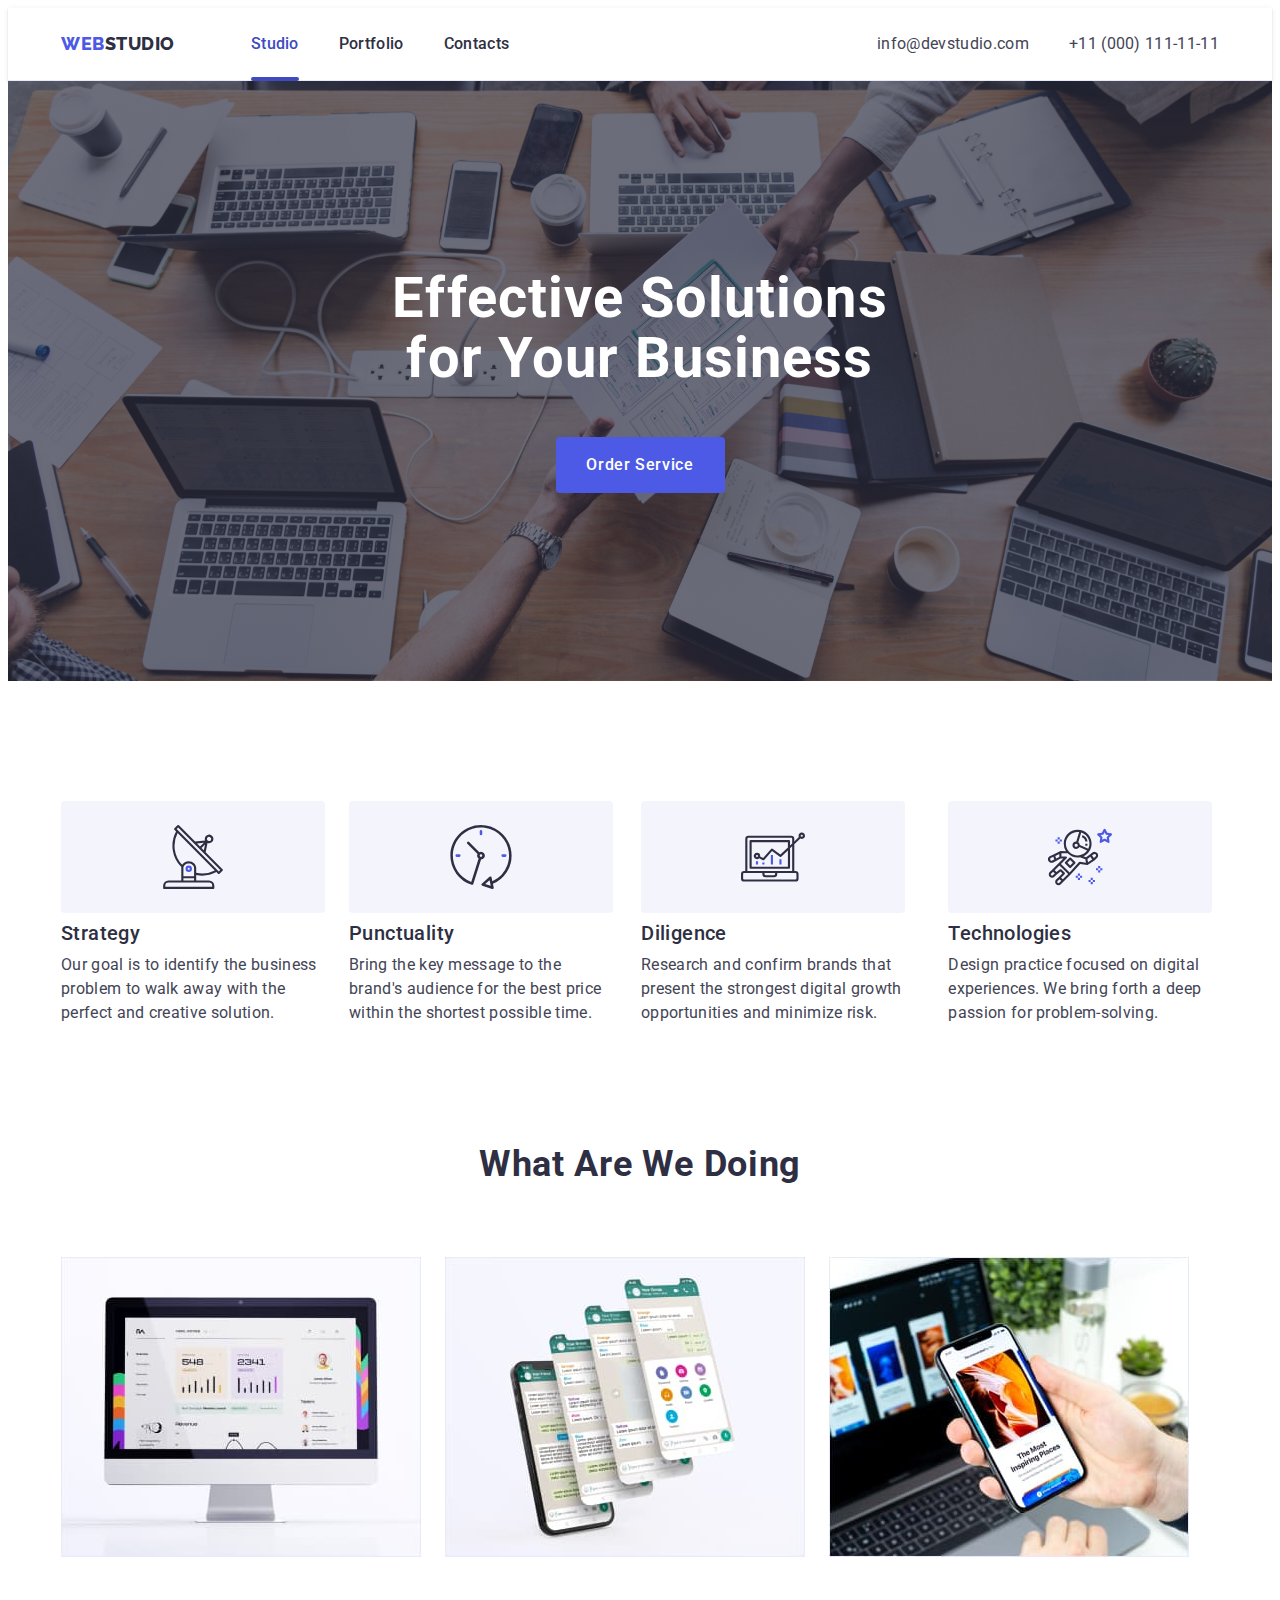
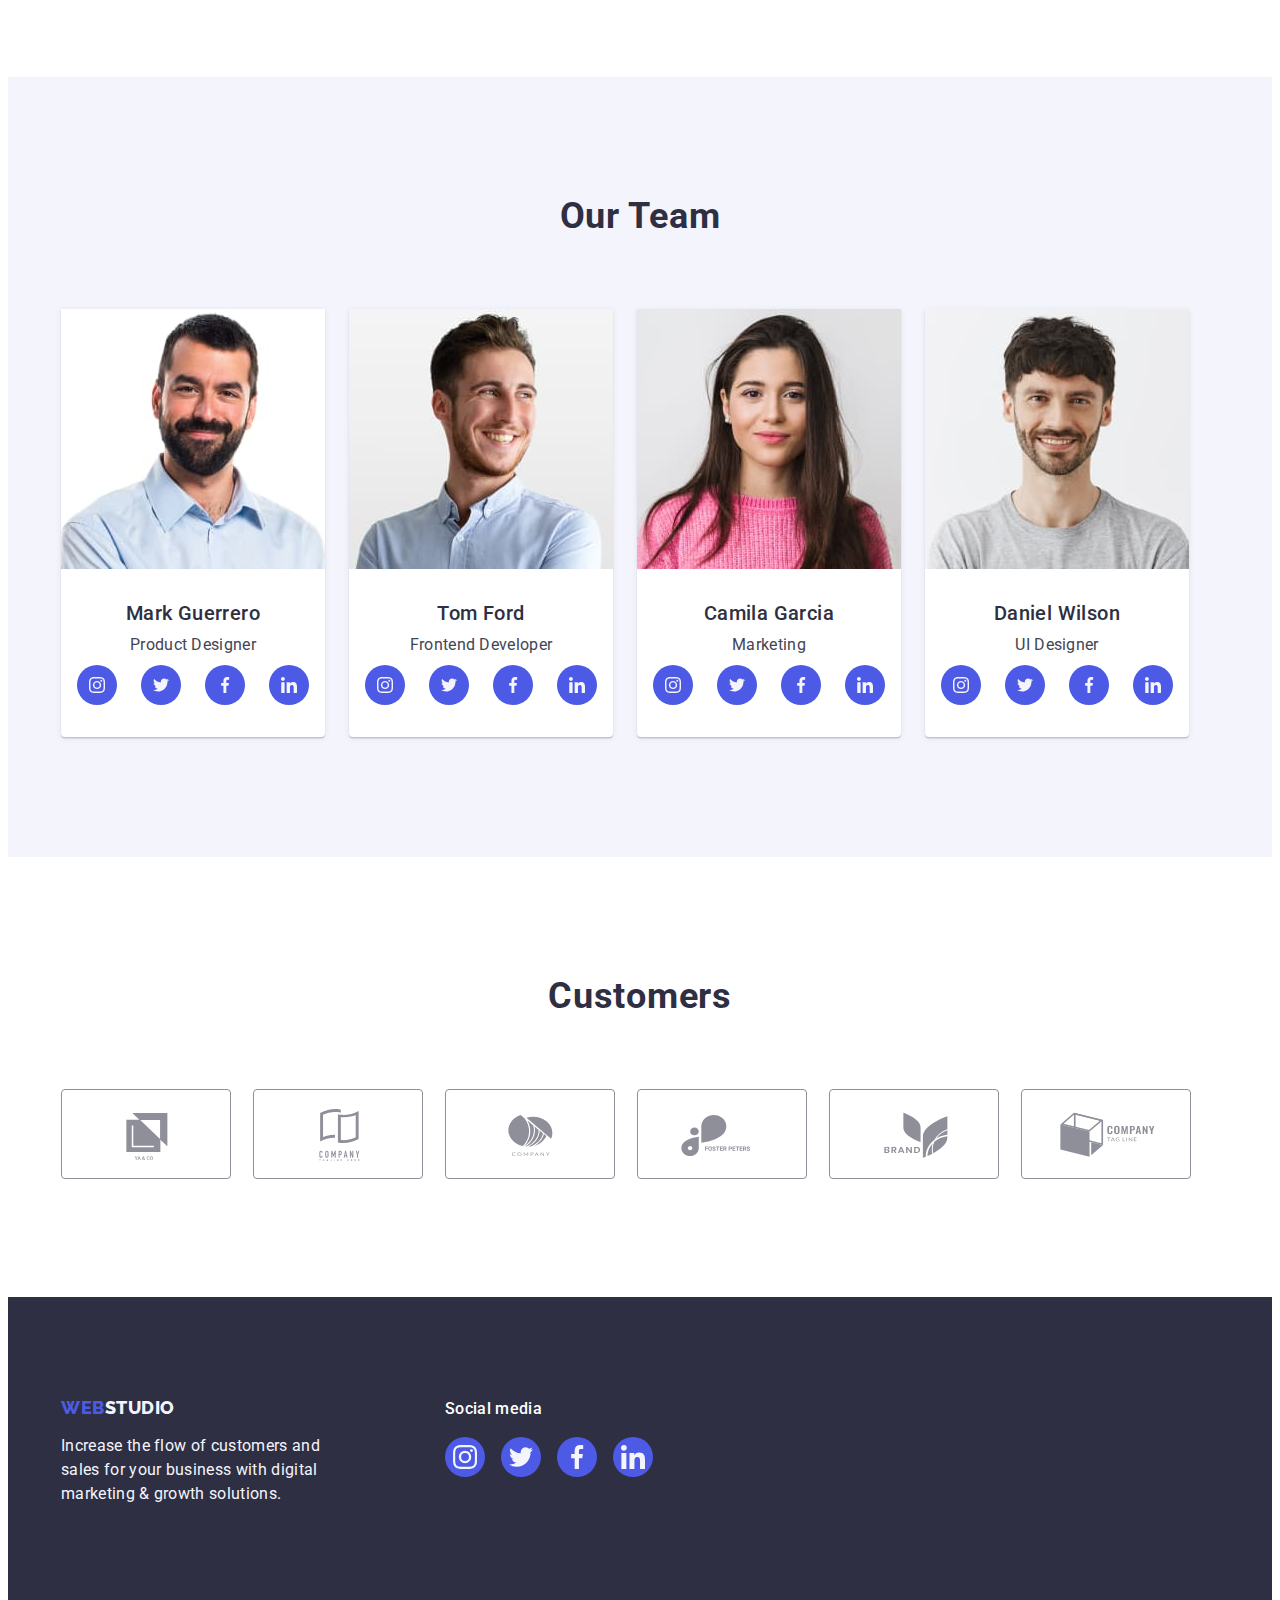
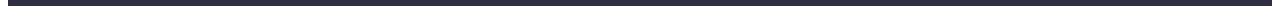
<file: index.html>
<!DOCTYPE html>
<html lang="en">
<head>
    <meta charset="UTF-8">
    <meta http-equiv="X-UA-Compatible" content="IE=edge">
    <meta name="viewport" content="width=device-width, initial-scale=1.0">
    <title>Webstudio</title>
    <link rel="preconnect" href="https://fonts.googleapis.com">
    <link rel="preconnect" href="https://fonts.gstatic.com" crossorigin>
    <link href="https://fonts.googleapis.com/css2?family=Raleway:wght@800&family=Roboto:wght@400;500;700&display=swap"
        rel="stylesheet">
    <link rel="stylesheet" href="https://cdnjs.cloudflare.com/ajax/libs/modern-normalize/2.0.0/modern-normalize.min.css" integrity="sha512-4xo8blKMVCiXpTaLzQSLSw3KFOVPWhm/TRtuPVc4WG6kUgjH6J03IBuG7JZPkcWMxJ5huwaBpOpnwYElP/m6wg==" crossorigin="anonymous" referrerpolicy="no-referrer" />
    <link rel="stylesheet" href="./css/styles.css">
</head>
<body>
    <header class="header">
        <div class="container header-container">
            <nav class="header-navidation">
                <a href="./index.html" class="logo header-logo link">Web<span class="header-logo-span">Studio</span></a>
                <ul class="header-list list">
                    <li class="header-item"><a href="./index.html" class="header-link link link-after">Studio</a></li>
                    <li class="header-item"><a href="./portfolio.html" class="header-link link">Portfolio</a></li>
                    <li class="header-item"><a href="" class="header-link link">Contacts</a></li>
                </ul>
            </nav>
            <address class="header-address">
                <ul class="address-list list">
                    <li class="address-item"><a href="mailto:info@devstudio.com" class="address-link link">info@devstudio.com</a></li>
                    <li class="address-item"><a href="tel:+110001111111" class="address-link link">+11 (000) 111-11-11</a></li>
                </ul>
            </address>
        </div>
    </header>
    <main>
        <section class="hero">
            <div class="container">
                <h1 class="hero-title">Effective Solutions for Your Business</h1>
                <button type="button" class="hero-btn" data-modal-open>Order Service</button>
            </div>
        </section>
        <section class="hang">
            <div class="container">
                <h2 class="visually-hidden">hang</h2>
                <ul class="hang-list list">
                    <li class="hang-list-item">
                        <div class="hang-icon-container">
                            <svg class="hang-icon" width="64" height="64">
                                <use href="./images/icons.svg#icon-antenna-1"></use>
                            </svg>
                        </div>
                        <h3 class="hang-title-item">Strategy</h3>
                        <p class="hang-text">Our goal is to identify the business problem to walk away with the perfect and creative solution.</p>
                    </li>
                    <li class="hang-list-item">
                        <div class="hang-icon-container">
                            <svg class="hang-icon" width="64" height="64">
                                <use href="./images/icons.svg#icon-clock-1"></use>
                            </svg>
                        </div>
                        <h3 class="hang-title-item">Punctuality</h3>
                        <p class="hang-text">Bring the key message to the brand's audience for the best price within the shortest possible time.</p>
                    </li>
                    <li class="hang-list-item">
                        <div class="hang-icon-container">
                            <svg class="hang-icon" width="64" height="64">
                                <use href="./images/icons.svg#icon-diagram-1"></use>
                            </svg>
                        </div>
                        <h3 class="hang-title-item">Diligence</h3>
                        <p class="hang-text">Research and confirm brands that present the strongest digital growth opportunities and minimize risk.</p>
                    </li>
                    <li class="hang-list-item">
                        <div class="hang-icon-container">
                            <svg class="hang-icon" width="64" height="64">
                                <use href="./images/icons.svg#icon-astronaut-1"></use>
                            </svg>
                        </div>
                        <h3 class="hang-title-item">Technologies</h3>
                        <p class="hang-text">Design practice focused on digital experiences. We bring forth a deep passion for problem-solving.</p>
                    </li>
                </ul>
            </div>
        </section>
        <section class="works">
            <div class="container works-container">
                <h2 class="works-title">What are we doing</h2>
                <ul class="works-list list">
                    <li class="works-list-item"><img src="./images/img1.jpg" alt="Design1" width="360"></li>
                    <li class="works-list-item"><img src="./images/img2.jpg" alt="Design2" width="360"></li>
                    <li class="works-list-item"><img src="./images/img3.jpg" alt="Design3" width="360"></li>
                </ul>
            </div>
        </section>
        <section class="team">
            <div class="container">
                <h2 class="team-title">Our Team</h2>
                <ul class="team-list list">
                    <li class="team-list-item">
                        <img src="./images/member1.jpg" alt="member1" width="264">
                        <div class="team-list-text">
                            <h3 class="team-member">Mark Guerrero</h3>
                            <p class="team-member-text">Product Designer</p>
                            <ul class="team-soc-list list">
                                <li class="team-soc-item">
                                    <a href="" class="team-soc-link link" target="_blank" rel="noopener noreferrer">
                                        <svg class="team-soc-icon" width="16" height="16">
                                            <use href="./images/icons.svg#icon-instagram-2"></use>
                                        </svg>
                                    </a>
                                </li>
                                <li class="team-soc-item">
                                    <a href="" class="team-soc-link link" target="_blank" rel="noopener noreferrer">
                                        <svg class="team-soc-icon" width="16" height="16">
                                            <use href="./images/icons.svg#icon-twitter-1"></use>
                                        </svg>
                                    </a>
                                </li>
                                <li class="team-soc-item">
                                    <a href="" class="team-soc-link link" target="_blank" rel="noopener noreferrer">
                                        <svg class="team-soc-icon" width="16" height="16">
                                            <use href="./images/icons.svg#icon-facebook-1"></use>
                                        </svg>
                                    </a>
                                </li>
                                <li class="team-soc-item">
                                    <a href="" class="team-soc-link link" target="_blank" rel="noopener noreferrer">
                                        <svg class="team-soc-icon" width="16" height="16">
                                            <use href="./images/icons.svg#icon-linkedin-1"></use>
                                        </svg>
                                    </a>
                                </li>
                            </ul>
                        </div>
                    </li>
                    <li class="team-list-item">
                        <img src="./images/member2.jpg" alt="member2" width="264">
                        <div class="team-list-text">
                            <h3 class="team-member">Tom Ford</h3>
                            <p class="team-member-text">Frontend Developer</p>
                            <ul class="team-soc-list list">
                                <li class="team-soc-item">
                                    <a href="" class="team-soc-link link" target="_blank" rel="noopener noreferrer">
                                        <svg class="team-soc-icon" width="16" height="16">
                                            <use href="./images/icons.svg#icon-instagram-2"></use>
                                        </svg>
                                    </a>
                                </li>
                                <li class="team-soc-item">
                                    <a href="" class="team-soc-link link" target="_blank" rel="noopener noreferrer">
                                        <svg class="team-soc-icon" width="16" height="16">
                                            <use href="./images/icons.svg#icon-twitter-1"></use>
                                        </svg>
                                    </a>
                                </li>
                                <li class="team-soc-item">
                                    <a href="" class="team-soc-link link" target="_blank" rel="noopener noreferrer">
                                        <svg class="team-soc-icon" width="16" height="16">
                                            <use href="./images/icons.svg#icon-facebook-1"></use>
                                        </svg>
                                    </a>
                                </li>
                                <li class="team-soc-item">
                                    <a href="" class="team-soc-link link" target="_blank" rel="noopener noreferrer">
                                        <svg class="team-soc-icon" width="16" height="16">
                                            <use href="./images/icons.svg#icon-linkedin-1"></use>
                                        </svg>
                                    </a>
                                </li>
                            </ul>
                        </div>
                    </li>
                    <li class="team-list-item">
                        <img src="./images/member3.jpg" alt="member3" width="264">
                        <div class="team-list-text">
                            <h3 class="team-member">Camila Garcia</h3>
                            <p class="team-member-text">Marketing</p>
                            <ul class="team-soc-list list">
                                <li class="team-soc-item">
                                    <a href="" class="team-soc-link link" target="_blank" rel="noopener noreferrer">
                                        <svg class="team-soc-icon" width="16" height="16">
                                            <use href="./images/icons.svg#icon-instagram-2"></use>
                                        </svg>
                                    </a>
                                </li>
                                <li class="team-soc-item">
                                    <a href="" class="team-soc-link link" target="_blank" rel="noopener noreferrer">
                                        <svg class="team-soc-icon" width="16" height="16">
                                            <use href="./images/icons.svg#icon-twitter-1"></use>
                                        </svg>
                                    </a>
                                </li>
                                <li class="team-soc-item">
                                    <a href="" class="team-soc-link link" target="_blank" rel="noopener noreferrer">
                                        <svg class="team-soc-icon" width="16" height="16">
                                            <use href="./images/icons.svg#icon-facebook-1"></use>
                                        </svg>
                                    </a>
                                </li>
                                <li class="team-soc-item">
                                    <a href="" class="team-soc-link link" target="_blank" rel="noopener noreferrer">
                                        <svg class="team-soc-icon" width="16" height="16">
                                            <use href="./images/icons.svg#icon-linkedin-1"></use>
                                        </svg>
                                    </a>
                                </li>
                            </ul>
                        </div>
                    </li>
                    <li class="team-list-item">
                        <img src="./images/member4.jpg" alt="member4" width="264">
                        <div class="team-list-text">
                            <h3 class="team-member">Daniel Wilson</h3>
                            <p class="team-member-text">UI Designer</p>
                            <ul class="team-soc-list list">
                                <li class="team-soc-item">
                                    <a href="" class="team-soc-link link" target="_blank" rel="noopener noreferrer">
                                        <svg class="team-soc-icon" width="16" height="16">
                                            <use href="./images/icons.svg#icon-instagram-2"></use>
                                        </svg>
                                    </a>
                                </li>
                                <li class="team-soc-item">
                                    <a href="" class="team-soc-link link" target="_blank" rel="noopener noreferrer">
                                        <svg class="team-soc-icon" width="16" height="16">
                                            <use href="./images/icons.svg#icon-twitter-1"></use>
                                        </svg>
                                    </a>
                                </li>
                                <li class="team-soc-item">
                                    <a href="" class="team-soc-link link" target="_blank" rel="noopener noreferrer">
                                        <svg class="team-soc-icon" width="16" height="16">
                                            <use href="./images/icons.svg#icon-facebook-1"></use>
                                        </svg>
                                    </a>
                                </li>
                                <li class="team-soc-item">
                                    <a href="" class="team-soc-link link" target="_blank" rel="noopener noreferrer">
                                        <svg class="team-soc-icon" width="16" height="16">
                                            <use href="./images/icons.svg#icon-linkedin-1"></use>
                                        </svg>
                                    </a>
                                </li>
                            </ul>
                        </div>
                    </li>
                </ul>
            </div>
        </section>
        <section class="customers">
            <div class="container">
                <h2 class="customers-title">Customers</h2>                
                <ul class="customers-list list">
                    <li class="customers-list-item">
                            <a href="" class="customers-link link">
                                <svg class="customers-logo" width="104" height="56">
                                <use href="./images/icons.svg#icon-Logo"></use>
                                </svg>
                            </a>
                    </li>
                    <li class="customers-list-item">
                            <a href="" class="customers-link link">
                                <svg class="customers-logo" width="104" height="56">
                                <use href="./images/icons.svg#icon-Logo-1"></use>
                                </svg>
                            </a>
                    </li>
                    <li class="customers-list-item">
                            <a href="" class="customers-link link">
                                <svg class="customers-logo" width="104" height="56">
                                <use href="./images/icons.svg#icon-Logo-2"></use>
                                </svg>
                            </a>
                    </li>
                    <li class="customers-list-item">
                            <a href="" class="customers-link link">
                                <svg class="customers-logo" width="104" height="56">
                                <use href="./images/icons.svg#icon-Logo-3"></use>
                                </svg>
                            </a>
                    </li>
                    <li class="customers-list-item">
                            <a href="" class="customers-link link">
                                <svg class="customers-logo" width="104" height="56">
                                <use href="./images/icons.svg#icon-Logo-4"></use>
                                </svg>
                            </a>
                    </li>
                    <li class="customers-list-item">
                            <a href="" class="customers-link link">
                                <svg class="customers-logo" width="104" height="56">
                                <use href="./images/icons.svg#icon-Logo-5"></use>
                                </svg>
                            </a>
                    </li>
                </ul>
            </div>
        </section>
    </main>
    <footer class="footer">
        <div class="container footer-container">
            <div class="footer-text">
                <a href="./index.html" class="logo footer-logo link">Web<span class="footer-logo-span">Studio</span></a>
                <p class="footer-logo-text">Increase the flow of customers and sales for your business with digital marketing & growth
                    solutions.</p>
            </div>
            <div class="footer-soc">
                <p class="footer-soc-title">Social media</p>
                <ul class="footer-soc-list list">
                    <li class="footer-soc-item">
                        <a href="" class="footer-soc-link link" target="_blank" rel="noopener noreferrer">
                            <svg class="footer-soc-icon" width="24" height="24">
                                <use href="./images/icons.svg#icon-instagram-2"></use>
                            </svg>
                        </a>
                    </li>
                    <li class="footer-soc-item">
                        <a href="" class="footer-soc-link link" target="_blank" rel="noopener noreferrer">
                            <svg class="footer-soc-icon" width="24" height="24">
                                <use href="./images/icons.svg#icon-twitter-1"></use>
                            </svg>
                        </a>
                    </li>
                    <li class="footer-soc-item">
                        <a href="" class="footer-soc-link link" target="_blank" rel="noopener noreferrer">
                            <svg class="footer-soc-icon" width="24" height="24">
                                <use href="./images/icons.svg#icon-facebook-1"></use>
                            </svg>
                        </a>
                    </li>
                    <li class="footer-soc-item">
                        <a href="" class="footer-soc-link link" target="_blank" rel="noopener noreferrer">
                            <svg class="footer-soc-icon" width="24" height="24">
                                <use href="./images/icons.svg#icon-linkedin-1"></use>
                            </svg>
                        </a>
                    </li>
                </ul>
            </div>
        </div >
    </footer>
    <div class="backdrop is-hidden" data-modal>
        <div class="modal">
            <button type="button" class="modal-close" data-modal-close>
                <svg width="8" height="8" class="modal-close-svg">
                    <use href="./images/icons.svg#icon-close-black-18dp-2-1-1"></use>
                </svg>
            </button>
        </div>
    </div>
    <script src="./js/modal.js"></script>
</body>
</html>
</file>
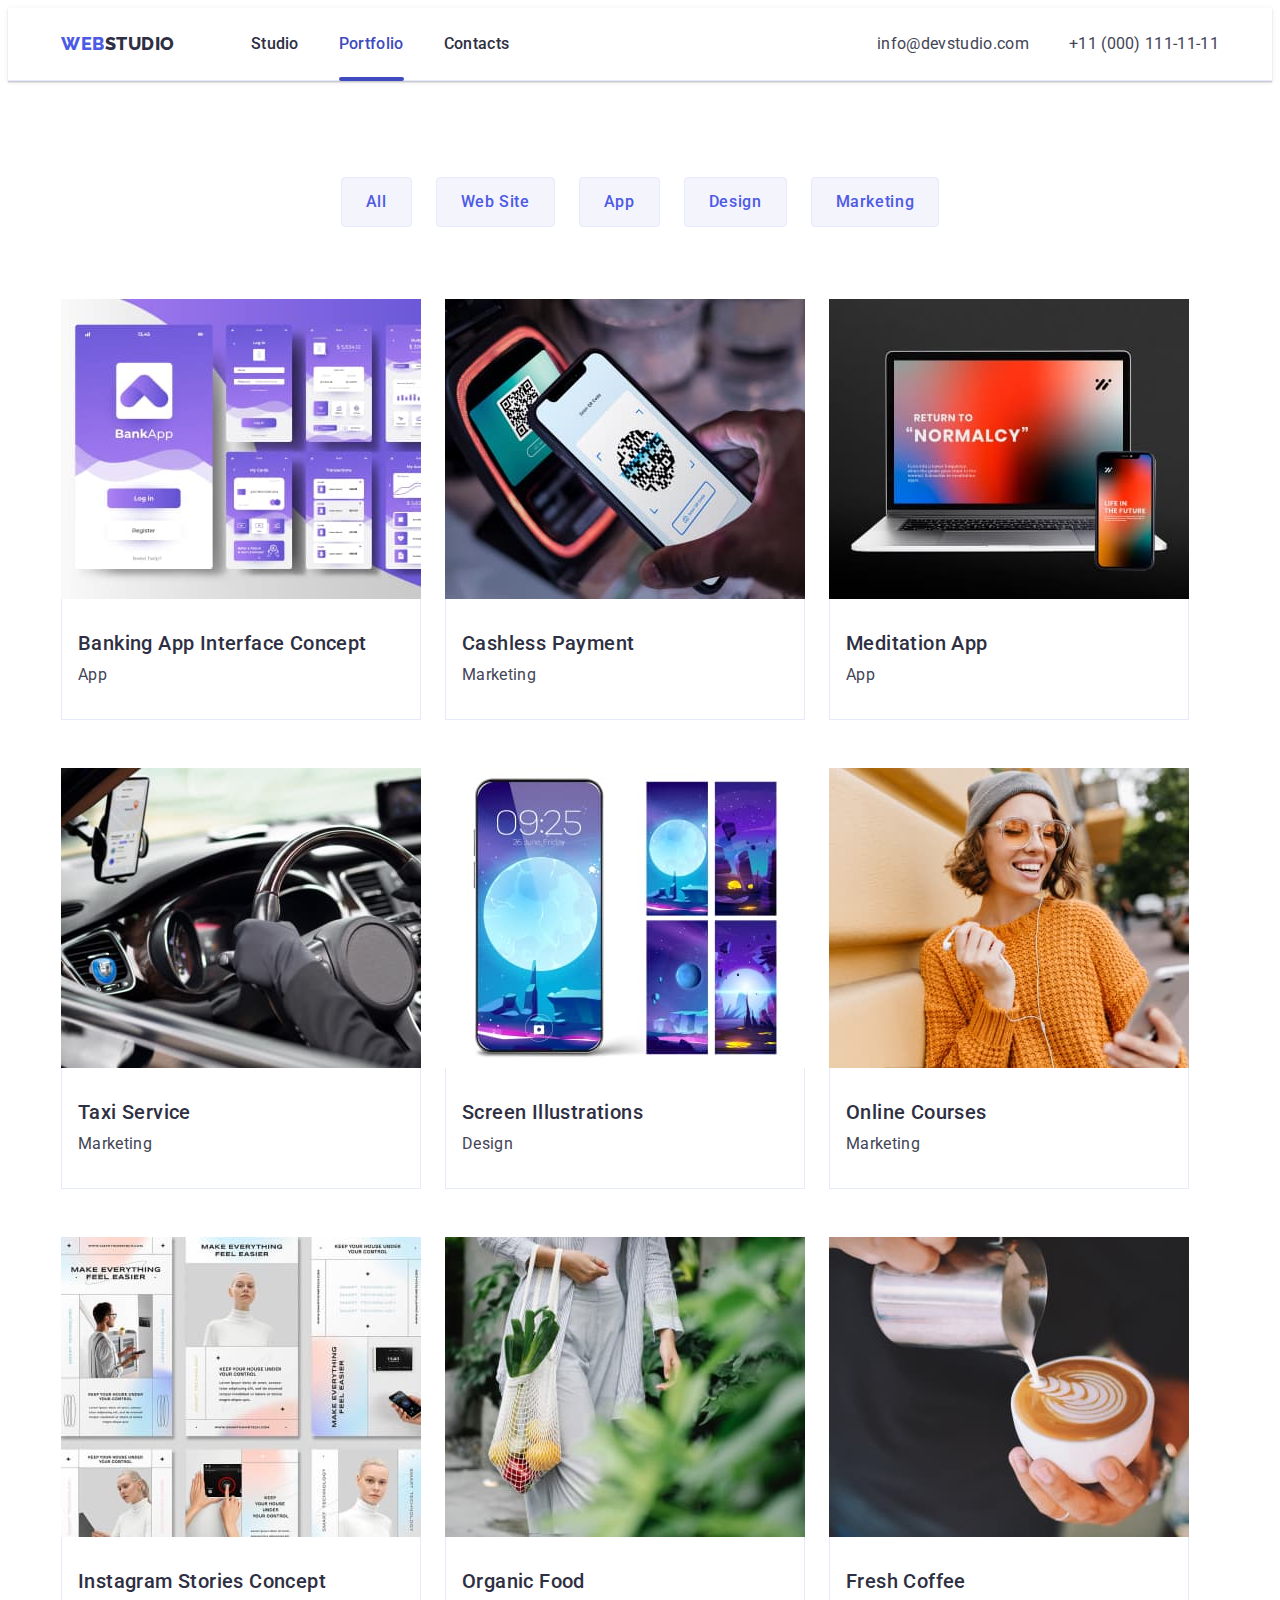
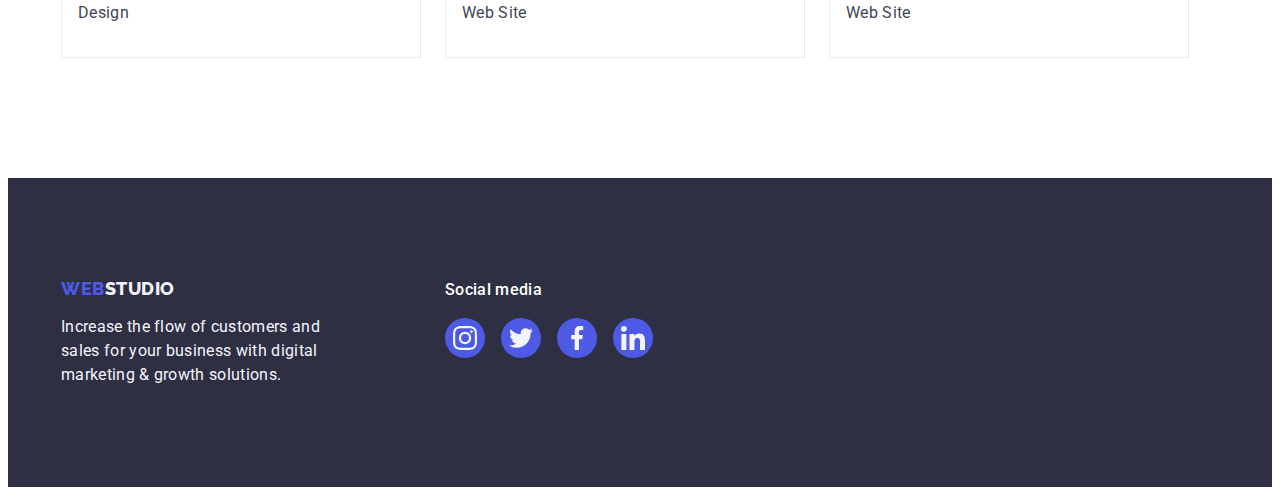
<file: portfolio.html>
<!DOCTYPE html>
<html lang="en">
<head>
    <meta charset="UTF-8">
    <meta http-equiv="X-UA-Compatible" content="IE=edge">
    <meta name="viewport" content="width=device-width, initial-scale=1.0">
    <title>Portfolio</title>
    <link rel="preconnect" href="https://fonts.googleapis.com">
    <link rel="preconnect" href="https://fonts.gstatic.com" crossorigin>
    <link href="https://fonts.googleapis.com/css2?family=Raleway:wght@800&family=Roboto:wght@400;500;700&display=swap" rel="stylesheet">
    <link rel="stylesheet" href="https://cdnjs.cloudflare.com/ajax/libs/modern-normalize/2.0.0/modern-normalize.min.css" integrity="sha512-4xo8blKMVCiXpTaLzQSLSw3KFOVPWhm/TRtuPVc4WG6kUgjH6J03IBuG7JZPkcWMxJ5huwaBpOpnwYElP/m6wg==" crossorigin="anonymous" referrerpolicy="no-referrer" />
    <link rel="stylesheet" href="./css/styles.css">
</head>
<body>
    <header class="header">
        <div class="container header-container">
            <nav class="header-navidation">
                <a href="./index.html" class="logo header-logo link">Web<span class="header-logo-span">Studio</span></a>
                <ul class="header-list list">
                    <li class="header-item"><a href="./index.html" class="header-link link">Studio</a></li>
                    <li class="header-item"><a href="./portfolio.html" class="header-link link link-after">Portfolio</a></li>
                    <li class="header-item"><a href="" class="header-link link">Contacts</a></li>
                </ul>
            </nav>
            <address class="header-address">
                <ul class="address-list list">
                    <li class="address-item"><a href="mailto:info@devstudio.com"
                            class="address-link link">info@devstudio.com</a></li>
                    <li class="address-item"><a href="tel:+110001111111" class="address-link link">+11 (000) 111-11-11</a></li>
                </ul>
            </address>
        </div>
    </header>
    <main>
        <section class="portfolio">
            <div class="container">
                <h1 class="visually-hidden">Portfolio</h1>
                <ul class="portfolio-search list">
                    <li class="portfolio-search-item"><button type="button" class="portfolio-search-btn">All</button></li>
                    <li class="portfolio-search-item"><button type="button" class="portfolio-search-btn">Web Site</button></li>
                    <li class="portfolio-search-item"><button type="button" class="portfolio-search-btn">App</button></li>
                    <li class="portfolio-search-item"><button type="button" class="portfolio-search-btn">Design</button></li>
                    <li class="portfolio-search-item"><button type="button" class="portfolio-search-btn">Marketing</button></li>
                </ul>
                <ul class="projects list">
                    <li class="projects-item">
                        <a href="" class="projects-item-link link">
                            <div class="projects-cover-wrap">
                                <img src="./images/img91.jpg" alt="Banking App Interface Concept" width="360" height="300">
                                <p class="projects-cover-text">14 Stylish and User-Friendly App Design Concepts · Task Manager App · Calorie Tracker App · Exotic Fruit Ecommerce App · Cloud Storage App</p>
                            </div>
                            <div class="project-item-text">
                                <h2 class="project">Banking App Interface Concept</h2>
                                <p class=project-text>App</p>
                            </div>
                        </a>
                    </li>
                    <li class="projects-item">
                        <a href="" class="projects-item-link link">
                            <div class="projects-cover-wrap">
                                <img src="./images/img92.jpg" alt="Cashless Payment" width="360" height="300">
                                <p class="projects-cover-text">14 Stylish and User-Friendly App Design Concepts · Task Manager App · Calorie Tracker App · Exotic Fruit Ecommerce App · Cloud Storage App</p>
                            </div>
                            <div class="project-item-text">
                                <h2 class="project">Cashless Payment</h2>
                                <p class="project-text">Marketing</p>
                            </div>
                        </a>
                    </li>
                    <li class="projects-item">
                        <a href="" class="projects-item-link link">
                            <div class="projects-cover-wrap">
                                <img src="./images/img93.jpg" alt="Meditation App" width="360" height="300">
                                <p class="projects-cover-text">14 Stylish and User-Friendly App Design Concepts · Task Manager App · Calorie Tracker App · Exotic Fruit Ecommerce App · Cloud Storage App</p>
                            </div>
                            <div class="project-item-text">
                                <h2 class="project">Meditation App</h2>
                                <p class="project-text">App</p>
                            </div>
                        </a>
                    </li>
                    <li class="projects-item">
                        <a href="" class="projects-item-link link">
                            <div class="projects-cover-wrap">
                                <img src="./images/img94.jpg" alt="Taxi Service" width="360" height="300">
                                <p class="projects-cover-text">14 Stylish and User-Friendly App Design Concepts · Task Manager App · Calorie Tracker App · Exotic Fruit Ecommerce App · Cloud Storage App</p>
                            </div>
                            <div class="project-item-text">
                                <h2 class="project">Taxi Service</h2>
                                <p class="project-text">Marketing</p>
                            </div>
                        </a>
                    </li>
                    <li class="projects-item">
                        <a href="" class="projects-item-link link">
                            <div class="projects-cover-wrap">
                                <img src="./images/img95.jpg" alt="Screen Illustrations" width="360" height="300">
                                <p class="projects-cover-text">14 Stylish and User-Friendly App Design Concepts · Task Manager App · Calorie Tracker App · Exotic Fruit Ecommerce App · Cloud Storage App</p>
                            </div>
                            <div class="project-item-text">
                                <h2 class="project">Screen Illustrations</h2>
                                <p class="project-text">Design</p>
                            </div>
                        </a>
                    </li>
                    <li class="projects-item">
                        <a href="" class="projects-item-link link">
                            <div class="projects-cover-wrap">
                                <img src="./images/img96.jpg" alt="Online Courses" width="360" height="300">
                                <p class="projects-cover-text">14 Stylish and User-Friendly App Design Concepts · Task Manager App · Calorie Tracker App · Exotic Fruit Ecommerce App · Cloud Storage App</p>
                            </div>
                            <div class="project-item-text">
                                <h2 class="project">Online Courses</h2>
                                <p class="project-text">Marketing</p>
                            </div>
                        </a>
                    </li>
                    <li class="projects-item">
                        <a href="" class="projects-item-link link">
                            <div class="projects-cover-wrap">
                                <img src="./images/img97.jpg" alt="Instagram Stories Concept" width="360" height="300">
                                <p class="projects-cover-text">14 Stylish and User-Friendly App Design Concepts · Task Manager App · Calorie Tracker App · Exotic Fruit Ecommerce App · Cloud Storage App</p>
                            </div>
                            <div class="project-item-text">
                                <h2 class="project">Instagram Stories Concept</h2>
                                <p class="project-text">Design</p>
                            </div>
                        </a>
                    </li>
                    <li class="projects-item">
                        <a href="" class="projects-item-link link">
                            <div class="projects-cover-wrap">
                                <img src="./images/img98.jpg" alt="Organic Food" width="360" height="300">
                                <p class="projects-cover-text">14 Stylish and User-Friendly App Design Concepts · Task Manager App · Calorie Tracker App · Exotic Fruit Ecommerce App · Cloud Storage App</p>
                            </div>
                            <div class="project-item-text">
                                <h2 class="project">Organic Food</h2>
                                <p class="project-text">Web Site</p>
                            </div>
                        </a>
                    </li>
                    <li class="projects-item">
                        <a href="" class="projects-item-link link">
                            <div class="projects-cover-wrap">
                                <img src="./images/img99.jpg" alt="Fresh Coffee" width="360" height="300">
                                <p class="projects-cover-text">14 Stylish and User-Friendly App Design Concepts · Task Manager App · Calorie Tracker App · Exotic Fruit Ecommerce App · Cloud Storage App</p>
                            </div>
                            <div class="project-item-text">
                                <h2 class="project">Fresh Coffee</h2>
                                <p class="project-text">Web Site</p>
                            </div>
                        </a>
                    </li>
                </ul>
            </div>
        </section>
    </main>
    <footer class="footer">
        <div class="container footer-container">
            <div class="footer-text">
                <a href="./index.html" class="logo footer-logo link">Web<span class="footer-logo-span">Studio</span></a>
                <p class="footer-logo-text">Increase the flow of customers and sales for your business with digital marketing & growth
                    solutions.</p>
            </div>
            <div class="footer-soc">
                <p class="footer-soc-title">Social media</p>
                <ul class="footer-soc-list list">
                    <li class="footer-soc-item">
                        <a href="" class="footer-soc-link link" target="_blank" rel="noopener noreferrer">
                            <svg class="footer-soc-icon" width="24" height="24">
                                <use href="./images/icons.svg#icon-instagram-2"></use>
                            </svg>
                        </a>
                    </li>
                    <li class="footer-soc-item">
                        <a href="" class="footer-soc-link link" target="_blank" rel="noopener noreferrer">
                            <svg class="footer-soc-icon" width="24" height="24">
                                <use href="./images/icons.svg#icon-twitter-1"></use>
                            </svg>
                        </a>
                    </li>
                    <li class="footer-soc-item">
                        <a href="" class="footer-soc-link link" target="_blank" rel="noopener noreferrer">
                            <svg class="footer-soc-icon" width="24" height="24">
                                <use href="./images/icons.svg#icon-facebook-1"></use>
                            </svg>
                        </a>
                    </li>
                    <li class="footer-soc-item">
                        <a href="" class="footer-soc-link link" target="_blank" rel="noopener noreferrer">
                            <svg class="footer-soc-icon" width="24" height="24">
                                <use href="./images/icons.svg#icon-linkedin-1"></use>
                            </svg>
                        </a>
                    </li>
                </ul>
            </div>
        </div >
    </footer>
</body>
</html>
</file>
<file: css/styles.css>
:root {
    --text-color: #434455;
    --white-color: #FFFFFF;
    --navy-blue-color: #2E2F42;
    --cloud-color: #F4F4FD;
    --iris-color: #4D5AE5;
    --ocean-color: #404BBF;
    --cornflower: #E7E9FC;
    --light-slate: #8E8F99;
    --dairy: #FCFCFC;
}
body {
    color: var(--text-color);
    font-family: 'Roboto', sans-serif;
    background: var(--white-color);
}
p, h1, h2, h3, h4, h5, h6 {
    margin: 0;
}
img {
    display: block;
    max-width: 100%;
    height: auto;
}
ul, ol {
    margin: 0;
    padding: 0;
}
.list {
    list-style: none;
}
.link {
    text-decoration: none;
    font-style: normal;
}
.container {
    width: 1158px;
    padding-left: 15px;
    padding-right: 15px;
    margin: 0 auto;
}
/* ----------------------- HEADER --------------------- */
.header {
    background: var(--white-color);
    border-bottom: 1px solid var(--cornflower);
    box-shadow: 0px 2px 1px rgba(46, 47, 66, 0.08), 0px 1px 1px rgba(46, 47, 66, 0.16), 0px 1px 6px rgba(46, 47, 66, 0.08);
}
.header-container {
    display: flex;
    align-items: center;
}
.header-navidation {
    display: flex;
    align-items: center;
}
.logo {
    font-family: 'Raleway', sans-serif;
    font-weight: 800;
    font-size: 18px;
    line-height: 1.17;
    letter-spacing: 0.03em;
    text-transform: uppercase;
    color: var(--iris-color);
}
.header-logo {
    margin-right: 76px ;
}
.header-logo-span {
    color: var(--navy-blue-color)
}
.header-list {
    display: flex;
    gap: 40px;
}
.header-link {
    font-weight: 500;
    font-size: 16px;
    line-height: 1.5;
    letter-spacing: 0.02em;
    color: var(--navy-blue-color);
    padding: 24px 0;
    display: block;
}
.header-link:hover,
.header-link:focus {
    color: var(--ocean-color);
}
.link-after {
    color: var(--ocean-color);
    position: relative;
    transition: color 250ms cubic-bezier(0.4, 0, 0.2, 1);
}
.link-after::after {
    content: '';
    position: absolute;
    left: 0;
    bottom: -1px;
    height: 4px;
    width: 100%;
    background-color: var(--ocean-color);
    border-radius: 2px;
}
.header-address {
    font-style: normal;
    margin-left: auto;
}
.address-list {
    display: flex;
    gap: 40px;
}
.address-link {
    font-weight: 400;
    font-size: 16px;
    line-height: 1.5;
    letter-spacing: 0.02em;
    color: var(--text-color);
    transition: color 250ms cubic-bezier(0.4, 0, 0.2, 1);
}
.address-link:hover,
.address-link:focus {
    color: var(--ocean-color)
}
/* ----------------------- MAIN --------------------- */
.hero {
    max-width: 1440px;
    background: var(--navy-blue-color);
    background-image: linear-gradient(rgba(46, 47, 66, 0.7), rgba(46, 47, 66, 0.7)), url(../images/hero-bg.jpg);
    background-repeat: no-repeat;
    background-position: center;
    background-size: cover;
    padding-top: 188px;
    padding-bottom: 188px;
    margin-left: auto;
    margin-right: auto;
}
.hero-title {
    max-width: 496px;
    font-weight: 700;
    font-size: 56px;
    line-height: 1.07;
    text-align: center;
    letter-spacing: 0.02em;
    color: var(--white-color);
    margin-bottom: 48px;
    margin-right: auto;
    margin-left: auto;
}
.hero-btn {
    min-width: 169px;
    height: 56px;
    background-color: var(--iris-color);
    font-family: "Roboto", sans-serif;
    font-weight: 500;
    font-size: 16px;
    line-height: 1.5;
    display: block;
    letter-spacing: 0.04em;
    color: var(--white-color);
    cursor: pointer;
    border: none;
    border-radius: 4px;   
    margin-top: auto;
    margin-right: auto;
    margin-left: auto;
    transition: background-color 250ms cubic-bezier(0.4, 0, 0.2, 1);
}
.hero-btn:hover,
.hero-btn:focus {
    background-color: var(--ocean-color);
    transition: background-color 250ms cubic-bezier(0.4, 0, 0.2, 1);
}
.hang {
    padding-top: 120px;
    padding-bottom: 120px;
}
.visually-hidden {
    position: absolute;
    white-space: nowrap;
    width: 1px;
    height: 1px;
    overflow: hidden;
    border: 0;
    padding: 0;
    clip: rect(0 0 0 0);
    clip-path: inset(100%);
    margin: -1px;
}
.hang-title-item {
    font-weight: 500;
    font-size: 20px;
    line-height: 1.2;
    letter-spacing: 0.02em;
    color: var(--navy-blue-color);
    margin-bottom: 8px;
    margin-top: auto;
}
.hang-list {
    display: flex;
    align-items: center;
    gap: 24px;
}
.hang-list-item {
    min-width: 264px;
}
.hang-text {
    font-weight: 400;
    font-size: 16px;
    line-height: 1.5;
    letter-spacing: 0.02em;
    color: var(--text-color);
    margin-top: auto;
}
.hang-icon-container {
    background: var(--cloud-color);
    width: 264px;
    height: 112px;
    margin-bottom: 8px;
    display: flex;
    align-items: center;
    justify-content: center;
    border-radius: 4px;
}
.works {
    padding-bottom: 120px;
}
.works-container {
    display: block;
}
.works-title {
    font-weight: 700;
    font-size: 36px;
    line-height: 1.11;
    text-align: center;
    letter-spacing: 0.02em;
    text-transform: capitalize;
    color: var(--navy-blue-color);
    margin-bottom: 72px;
}
.works-list {
    display: flex;
    gap: 24px;
    margin-top: auto;
}
.team {
    background: var(--cloud-color);
    padding-top: 120px;
    padding-bottom: 120px;
}
.team-title {
    font-weight: 700;
    font-size: 36px;
    line-height: 1.11;
    text-align: center;
    letter-spacing: 0.02em;
    text-transform: capitalize;
    color: var(--navy-blue-color);
    margin-bottom: 72px;
}
.team-list {
    display: flex;
    gap: 24px;
    margin-top: auto;
}
.team-list-item {
    background: var(--white-color);
    display: block;
    border-radius: 0px 0px 4px 4px;
    box-shadow: 0px 1px 6px rgba(46, 47, 66, 0.08), 0px 1px 1px rgba(46, 47, 66, 0.16), 0px 2px 1px rgba(46, 47, 66, 0.08);
}
.team-list-text {
    padding: 32px 16px;
}
.team-member {
    font-weight: 500;
    font-size: 20px;
    line-height: 1.2;
    text-align: center;
    letter-spacing: 0.02em;
    color: var(--navy-blue-color);
    margin-bottom: 8px;
}
.team-member-text {
    font-weight: 400;
    font-size: 16px;
    line-height: 1.5;
    text-align: center;
    letter-spacing: 0.02em;
    color: var(--text-color);
    margin-top: auto;
    margin-bottom: 8px;
}
.team-soc-list {
    display: flex;
    justify-content: center;
    gap: 24px;
    margin-top: auto;
}
.team-soc-item {
    width: 40px;
    height: 40px;
}
.team-soc-link {
    width: 100%;
    height: 100%;
    background-color: var(--iris-color);
    border-radius: 50%;
    display: flex;
    align-items: center;
    justify-content: center;
    transition: background-color 250ms cubic-bezier(0.4, 0, 0.2, 1);
}
.team-soc-link:hover,
.team-soc-link:focus {
    background-color: var(--ocean-color);
    transition: background-color 250ms cubic-bezier(0.4, 0, 0.2, 1);
}
.team-soc-icon {
    fill: var(--cloud-color)
}
.customers {
    background: var(--white-color);
    padding-top: 120px;
    padding-bottom: 120px;
}
.customers-title {
    font-weight: 700;
    font-size: 36px;
    line-height: 1.11;
    text-align: center;
    letter-spacing: 0.02em;
    text-transform: capitalize;
    color: var(--navy-blue-color);
    margin-bottom: 72px;
}
.customers-list {
    display: flex;
    gap: 24px;
    margin-top: auto;
}
.customers-list-item {
    width: 168px;
    height: 88px;
}
.customers-link {
    width: 100%;
    height: 100%;
    border: 1px solid var(--light-slate);
    border-radius: 4px;
    display: flex;
    align-items: center;
    justify-content: center;
    color: var(--light-slate);
    transition: color 250ms cubic-bezier(0.4, 0, 0.2, 1), border-color 250ms cubic-bezier(0.4, 0, 0.2, 1);
}
.customers-link:hover,
.customers-link:focus {
    color: var(--ocean-color);
    border-color: var(--ocean-color);
    transition: color 250ms cubic-bezier(0.4, 0, 0.2, 1), border-color 250ms cubic-bezier(0.4, 0, 0.2, 1);
}
.customers-logo {
    fill: currentColor;
}
/* ----------------------- FOOTER --------------------- */
.footer {
    background: var(--navy-blue-color);
    padding-top: 100px;
    padding-bottom: 100px;
}
.footer-container {
    display: flex;
    align-items: baseline;
}
.footer-text {
    margin-right: 120px;
}
.footer-logo-span {
    color: var(--cloud-color);
}
.footer-logo {
    display: inline-block;
    margin-bottom: 16px;
}
.footer-logo-text {
    max-width: 264px;
    font-weight: 400;
    font-size: 16px;
    line-height: 1.5;
    letter-spacing: 0.02em;
    color: var(--cloud-color);
    margin-top: auto;
}
.footer-soc-title {
    font-weight: 500;
    font-size: 16px;
    line-height: 1.5;
    letter-spacing: 0.02em;
    color: var(--white-color);
    margin-bottom: 16px;
}
.footer-soc-list {
    display: flex;
    justify-content: center;
    gap: 16px;
    margin-top: auto;
}
.footer-soc-item {
    width: 40px;
    height: 40px;
}
.footer-soc-link {
    width: 100%;
    height: 100%;
    background-color: var(--iris-color);
    border-radius: 50%;
    display: flex;
    align-items: center;
    justify-content: center;
    transition: background-color 250ms cubic-bezier(0.4, 0, 0.2, 1);
}
.footer-soc-link:hover,
.footer-soc-link:focus {
    background-color: #31d0aa; 
    transition: background-color 250ms cubic-bezier(0.4, 0, 0.2, 1);
}
.footer-soc-icon {
    fill: var(--cloud-color)
}
/* ----------------------- PORTFOLIO --------------------- */
.portfolio {
    padding-top: 96px;
    padding-bottom: 120px;
}
.portfolio-search {
    display: flex;
    justify-content: center;
    gap: 24px;
    margin-bottom: 72px;
}
.portfolio-search-btn {
    font-family: "Roboto", sans-serif;
    background-color: var(--cloud-color);
    font-weight: 500;
    font-size: 16px;
    line-height: 1.5;
    text-align: center;
    letter-spacing: 0.04em;
    color: var(--iris-color);
    cursor: pointer;
    border: 1px solid #E7E9FC;
    border-radius: 4px;
    padding: 12px 24px ;
    transition: color 250ms cubic-bezier(0.4, 0, 0.2, 1), 
        background-color 250ms cubic-bezier(0.4, 0, 0.2, 1),
        border-color 250ms cubic-bezier(0.4, 0, 0.2, 1),
        box-shadow 250ms cubic-bezier(0.4, 0, 0.2, 1);
}
.portfolio-search-btn:hover,
.portfolio-search-btn:focus {
    background-color: var(--ocean-color);
    color: var(--white-color);
    border: 1px solid transparent;
    box-shadow: 0px 3px 1px rgba(0, 0, 0, 0.1), 0px 2px 1px rgba(0, 0, 0, 0.08), 0px 2px 2px rgba(0, 0, 0, 0.12);
    transition: color 250ms cubic-bezier(0.4, 0, 0.2, 1), 
        background-color 250ms cubic-bezier(0.4, 0, 0.2, 1),
        border-color 250ms cubic-bezier(0.4, 0, 0.2, 1),
        box-shadow 250ms cubic-bezier(0.4, 0, 0.2, 1);
}
.projects {
    display: flex;
    flex-wrap: wrap;
    gap: 48px 24px;
}

.projects-item-link {
    display: block;
    transition: box-shadow 250ms cubic-bezier(0.4, 0, 0.2, 1); 
}
.projects-item-link:hover,
.projects-item-link:focus {
    box-shadow: 0px 1px 6px rgba(46, 47, 66, 0.08), 0px 1px 1px rgba(46, 47, 66, 0.16), 0px 2px 1px rgba(46, 47, 66, 0.08);
    transition: box-shadow 250ms cubic-bezier(0.4, 0, 0.2, 1);
}
.projects-item-link:hover .projects-cover-text,
.projects-item-link:focus .projects-cover-text {
    transform: translateY(0%);
}
.projects-cover-wrap {
    position: relative;
    overflow: hidden;
}
.projects-cover-text {
    position: absolute;
    top: 0;
    font-weight: 400;
    font-size: 16px;
    line-height: 1.5;
    letter-spacing: 0.02em;
    color: var(--cloud-color);
    padding: 40px 32px;
    background-color: var(--iris-color);
    height: 100%;
    transform: translateY(100%);
    transition: transform 250ms cubic-bezier(0.4, 0, 0.2, 1);
}
.project-item-text {
    padding: 32px 16px;
    border: 1px solid #e7e9fc;
    border-top: none;
}
.project {
    font-weight: 500;
    font-size: 20px;
    line-height: 1.2;
    letter-spacing: 0.02em;
    color: var(--navy-blue-color);
    margin-bottom: 8px;
}
.project-text {
    font-weight: 400;
    font-size: 16px;
    line-height: 1.5;
    letter-spacing: 0.02em;
    color: var(--text-color);
    margin-top: auto;
}
/* ----------------------- MODAL --------------------- */
.backdrop {
    position: fixed;
    width: 100%;
    height: 100%;
    background: rgba(46, 47, 66, 0.4);
    top: 0;
    transition: opacity 250ms cubic-bezier(0.4, 0, 0.2, 1), visibility 250ms cubic-bezier(0.4, 0, 0.2, 1);
}
.modal {
    position: absolute;
    top: 50%;
    left: 50%;
    transform: translate(-50%, -50%) scale(1);
    transition: transform 250ms cubic-bezier(0.4, 0, 0.2, 1);
    width: 408px;
    min-height: 584px;
    background: var(--dairy);
    box-shadow: 0px 1px 1px rgba(0, 0, 0, 0.14), 0px 1px 3px rgba(0, 0, 0, 0.12), 0px 2px 1px rgba(0, 0, 0, 0.2);
    border-radius: 4px;
    padding: 24px;
}
.backdrop.is-hidden .modal {
    transform: translate(-50%, -50%) scale(0);
}
.modal-close {
    position: absolute;
    background-color: var(--cornflower);
    top: 24px;
    right: 24px;
    width: 24px;
    height: 24px;
    border: 1px solid rgba(0, 0, 0, 0.1);;
    border-radius: 50%;
    margin-left: auto;
    display: flex;
    align-items: center;
    justify-content: center;
    padding: 0;
    cursor: pointer;
    transition: background-color 250ms cubic-bezier(0.4, 0, 0.2, 1), border 250ms cubic-bezier(0.4, 0, 0.2, 1);
}
.modal-close:hover,
.modal-close:focus {
    background-color: var(--ocean-color);
    border: none;
    fill: var(--white-color);
}
.modal-close-svg {
    transition: fill 250ms cubic-bezier(0.4, 0, 0.2, 1);
}
.is-hidden {
    visibility: hidden;
    opacity: 0;
    pointer-events: none;
}
</file>
